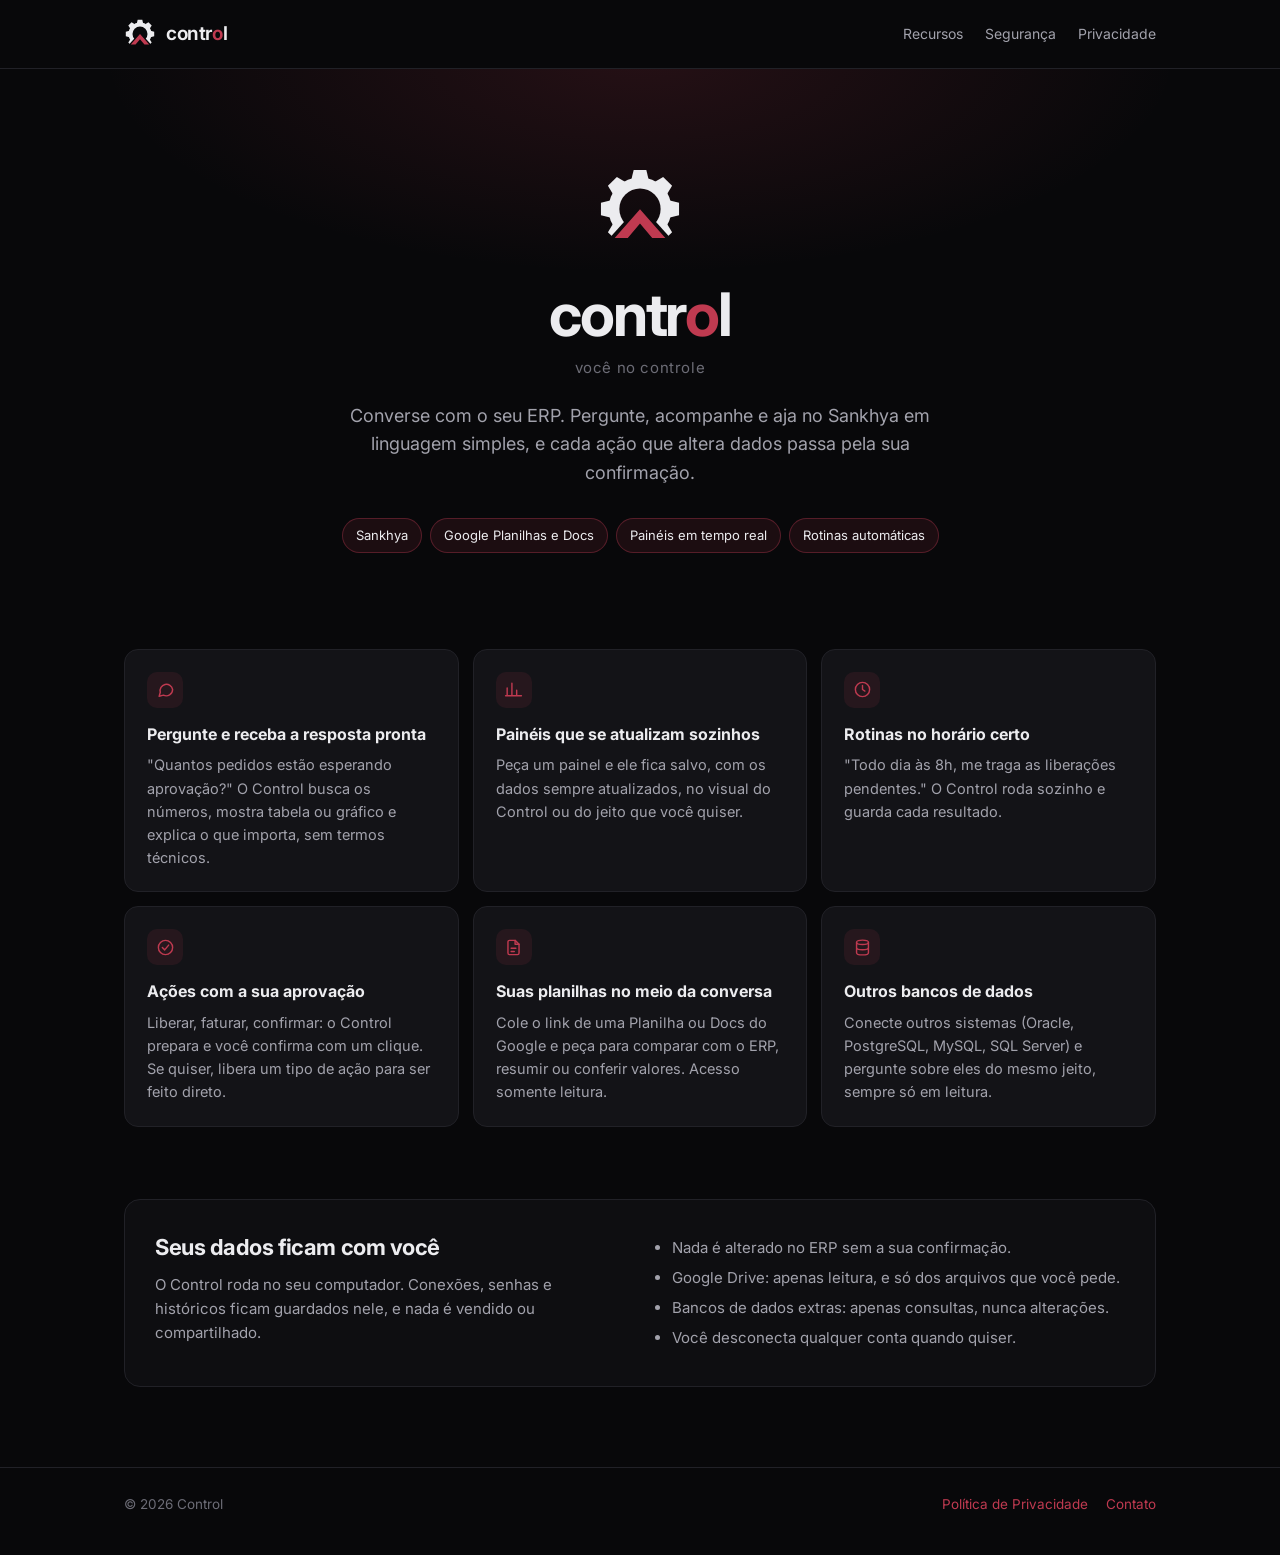
<file: index.html>
<!doctype html>
<html lang="pt-BR">
<head>
<meta charset="utf-8">
<meta name="viewport" content="width=device-width, initial-scale=1">
<title>Control · você no controle</title>
<meta name="description" content="Control: converse com o seu ERP. Pergunte, acompanhe e aja no Sankhya em linguagem simples, com sua confirmação em tudo que altera dados.">
<link rel="icon" type="image/svg+xml" href="favicon.svg">
<link rel="preconnect" href="https://fonts.googleapis.com"><link rel="preconnect" href="https://fonts.gstatic.com" crossorigin>
<link href="https://fonts.googleapis.com/css2?family=Inter:wght@400;500;600;700&display=swap" rel="stylesheet">
<link rel="stylesheet" href="estilo.css">
</head>
<body>
<header class="topo"><div class="wrap">
  <a class="marca" href="./"><img src="logo.svg" alt=""><span>contr<b>o</b>l</span></a>
  <nav><a href="#recursos">Recursos</a><a href="#seguranca">Segurança</a><a href="privacidade.html">Privacidade</a></nav>
</div></header>

<main>
  <section class="hero"><div class="wrap">
    <img src="logo.svg" alt="Logo do Control">
    <h1>contr<b>o</b>l</h1>
    <p class="lema">você no controle</p>
    <p class="sub">Converse com o seu ERP. Pergunte, acompanhe e aja no Sankhya em linguagem simples, e cada ação que altera dados passa pela sua confirmação.</p>
    <div class="chips"><span class="chip">Sankhya</span><span class="chip">Google Planilhas e Docs</span><span class="chip">Painéis em tempo real</span><span class="chip">Rotinas automáticas</span></div>
  </div></section>

  <section class="recursos" id="recursos"><div class="wrap grade">
    <div class="card"><div class="ic"><svg viewBox="0 0 24 24" fill="none" stroke="currentColor" stroke-width="1.8" stroke-linecap="round" stroke-linejoin="round"><path d="M21 12a8 8 0 0 1-11.6 7.1L4 20.5l1.4-5A8 8 0 1 1 21 12Z"/></svg></div>
      <h3>Pergunte e receba a resposta pronta</h3><p>"Quantos pedidos estão esperando aprovação?" O Control busca os números, mostra tabela ou gráfico e explica o que importa, sem termos técnicos.</p></div>
    <div class="card"><div class="ic"><svg viewBox="0 0 24 24" fill="none" stroke="currentColor" stroke-width="1.8" stroke-linecap="round"><path d="M4 20V10M10 20V4M16 20v-7M22 20H2"/></svg></div>
      <h3>Painéis que se atualizam sozinhos</h3><p>Peça um painel e ele fica salvo, com os dados sempre atualizados, no visual do Control ou do jeito que você quiser.</p></div>
    <div class="card"><div class="ic"><svg viewBox="0 0 24 24" fill="none" stroke="currentColor" stroke-width="1.8" stroke-linecap="round" stroke-linejoin="round"><circle cx="12" cy="12" r="9"/><path d="M12 7v5l3 2"/></svg></div>
      <h3>Rotinas no horário certo</h3><p>"Todo dia às 8h, me traga as liberações pendentes." O Control roda sozinho e guarda cada resultado.</p></div>
    <div class="card"><div class="ic"><svg viewBox="0 0 24 24" fill="none" stroke="currentColor" stroke-width="1.8" stroke-linecap="round" stroke-linejoin="round"><circle cx="12" cy="12" r="9"/><path d="m8 12 3 3 5-6"/></svg></div>
      <h3>Ações com a sua aprovação</h3><p>Liberar, faturar, confirmar: o Control prepara e você confirma com um clique. Se quiser, libera um tipo de ação para ser feito direto.</p></div>
    <div class="card"><div class="ic"><svg viewBox="0 0 24 24" fill="none" stroke="currentColor" stroke-width="1.8" stroke-linecap="round" stroke-linejoin="round"><path d="M14 3H7a2 2 0 0 0-2 2v14a2 2 0 0 0 2 2h10a2 2 0 0 0 2-2V8Z"/><path d="M14 3v5h5M9 13h6M9 17h4"/></svg></div>
      <h3>Suas planilhas no meio da conversa</h3><p>Cole o link de uma Planilha ou Docs do Google e peça para comparar com o ERP, resumir ou conferir valores. Acesso somente leitura.</p></div>
    <div class="card"><div class="ic"><svg viewBox="0 0 24 24" fill="none" stroke="currentColor" stroke-width="1.8" stroke-linecap="round" stroke-linejoin="round"><ellipse cx="12" cy="5.5" rx="7.5" ry="2.8"/><path d="M4.5 5.5v13c0 1.5 3.4 2.8 7.5 2.8s7.5-1.3 7.5-2.8v-13M4.5 12c0 1.5 3.4 2.8 7.5 2.8s7.5-1.3 7.5-2.8"/></svg></div>
      <h3>Outros bancos de dados</h3><p>Conecte outros sistemas (Oracle, PostgreSQL, MySQL, SQL Server) e pergunte sobre eles do mesmo jeito, sempre só em leitura.</p></div>
  </div></section>

  <section class="seguranca" id="seguranca"><div class="wrap"><div class="faixa">
    <div><h2>Seus dados ficam com você</h2><p>O Control roda no seu computador. Conexões, senhas e históricos ficam guardados nele, e nada é vendido ou compartilhado.</p></div>
    <ul>
      <li>Nada é alterado no ERP sem a sua confirmação.</li>
      <li>Google Drive: apenas leitura, e só dos arquivos que você pede.</li>
      <li>Bancos de dados extras: apenas consultas, nunca alterações.</li>
      <li>Você desconecta qualquer conta quando quiser.</li>
    </ul>
  </div></div></section>
</main>

<footer><div class="wrap">
  <span>© 2026 Control</span>
  <div class="dir"><a href="privacidade.html">Política de Privacidade</a><a href="https://github.com/luizG-Maifredi/control-site/issues">Contato</a></div>
</div></footer>
</body>
</html>
</file>
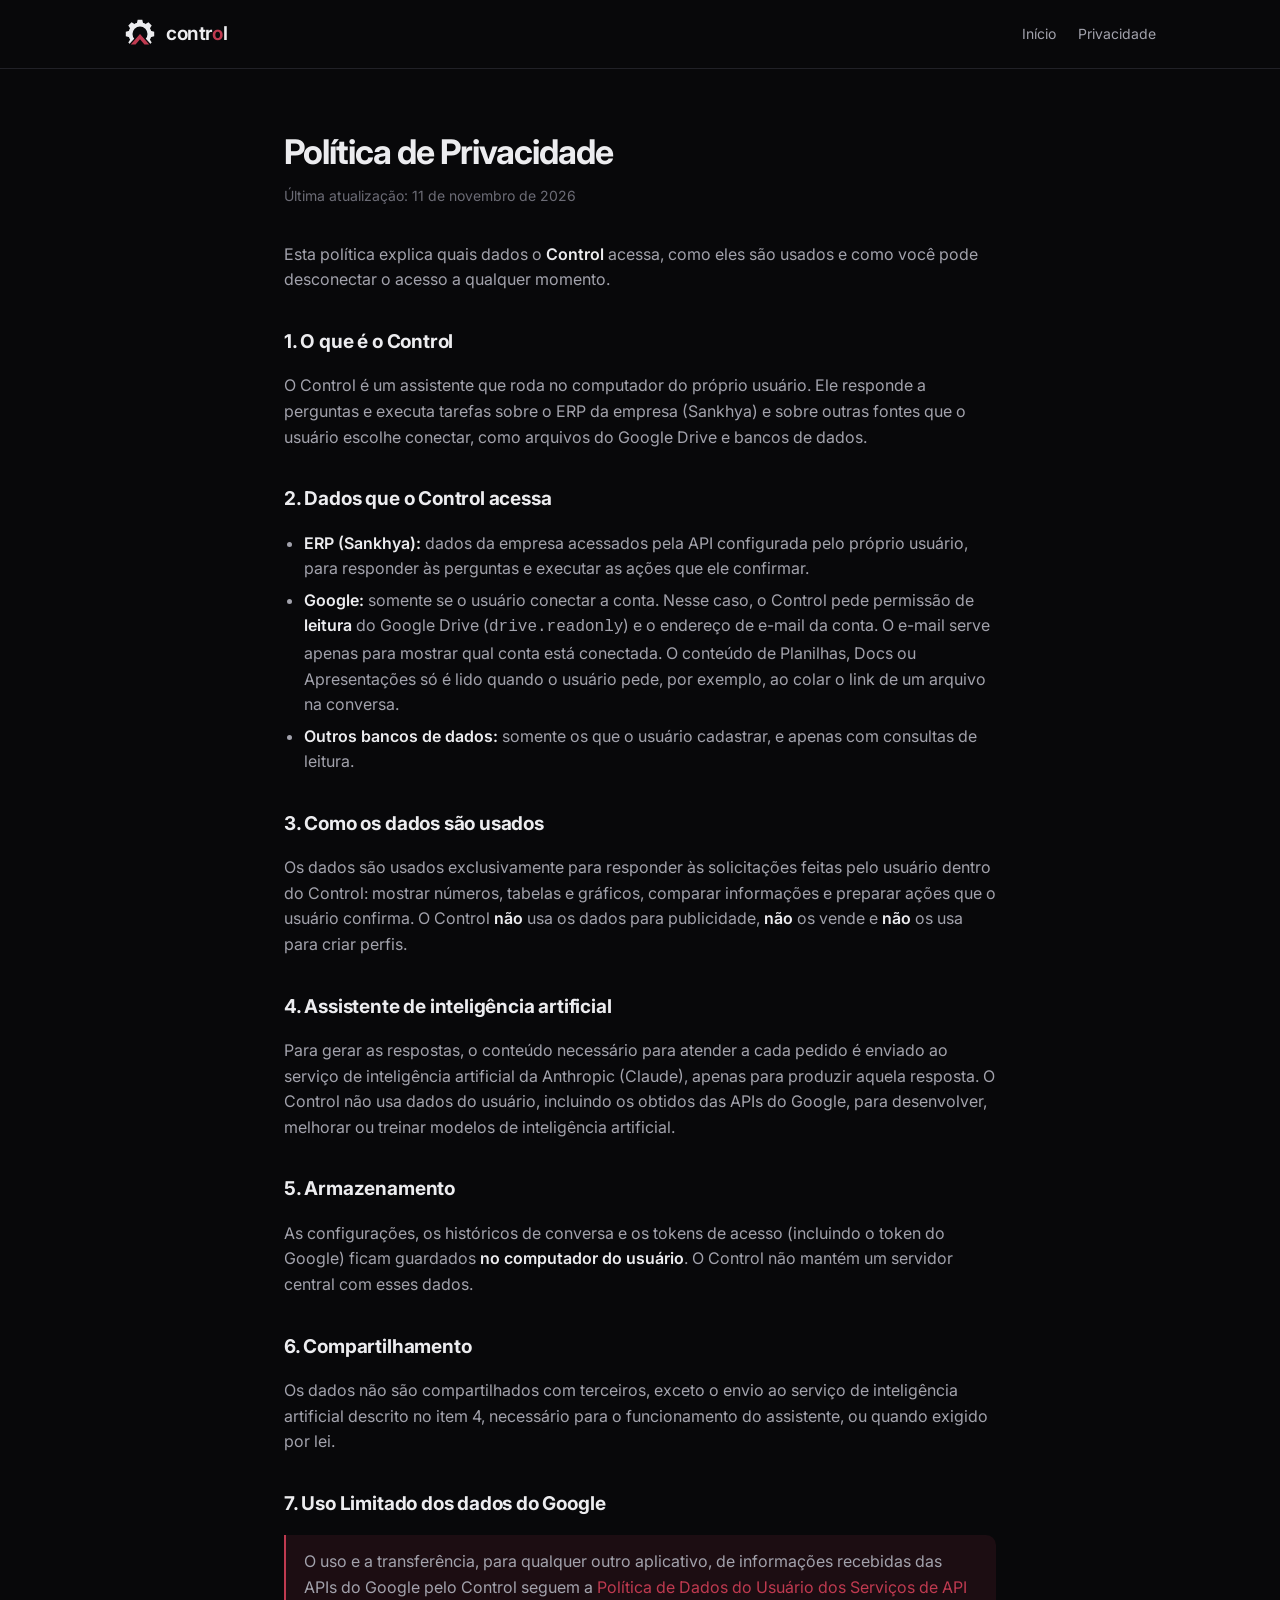
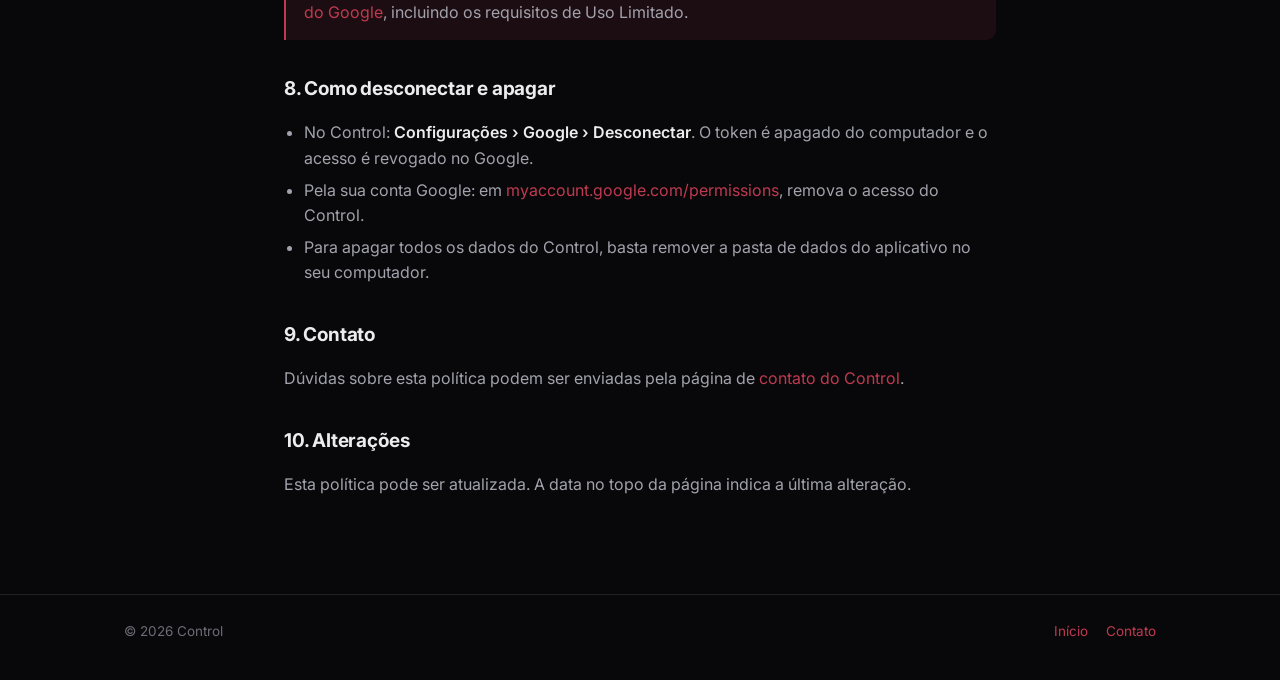
<file: privacidade.html>
<!doctype html>
<html lang="pt-BR">
<head>
<meta charset="utf-8">
<meta name="viewport" content="width=device-width, initial-scale=1">
<title>Política de Privacidade · Control</title>
<meta name="description" content="Como o Control trata os seus dados, incluindo os dados acessados pelas APIs do Google.">
<link rel="icon" type="image/svg+xml" href="favicon.svg">
<link rel="preconnect" href="https://fonts.googleapis.com"><link rel="preconnect" href="https://fonts.gstatic.com" crossorigin>
<link href="https://fonts.googleapis.com/css2?family=Inter:wght@400;500;600;700&display=swap" rel="stylesheet">
<link rel="stylesheet" href="estilo.css">
</head>
<body>
<header class="topo"><div class="wrap">
  <a class="marca" href="./"><img src="logo.svg" alt=""><span>contr<b>o</b>l</span></a>
  <nav><a href="./">Início</a><a href="privacidade.html">Privacidade</a></nav>
</div></header>

<main class="doc">
  <h1>Política de Privacidade</h1>
  <p class="data">Última atualização: 11 de novembro de 2026</p>

  <p>Esta política explica quais dados o <strong>Control</strong> acessa, como eles são usados e como você pode
  desconectar o acesso a qualquer momento.</p>

  <h2>1. O que é o Control</h2>
  <p>O Control é um assistente que roda no computador do próprio usuário. Ele responde a perguntas e executa
  tarefas sobre o ERP da empresa (Sankhya) e sobre outras fontes que o usuário escolhe conectar, como
  arquivos do Google Drive e bancos de dados.</p>

  <h2>2. Dados que o Control acessa</h2>
  <ul>
    <li><strong>ERP (Sankhya):</strong> dados da empresa acessados pela API configurada pelo próprio usuário, para
      responder às perguntas e executar as ações que ele confirmar.</li>
    <li><strong>Google:</strong> somente se o usuário conectar a conta. Nesse caso, o Control pede permissão de
      <strong>leitura</strong> do Google Drive (<code>drive.readonly</code>) e o endereço de e-mail da conta. O
      e-mail serve apenas para mostrar qual conta está conectada. O conteúdo de Planilhas, Docs ou Apresentações
      só é lido quando o usuário pede, por exemplo, ao colar o link de um arquivo na conversa.</li>
    <li><strong>Outros bancos de dados:</strong> somente os que o usuário cadastrar, e apenas com consultas de
      leitura.</li>
  </ul>

  <h2>3. Como os dados são usados</h2>
  <p>Os dados são usados exclusivamente para responder às solicitações feitas pelo usuário dentro do Control:
  mostrar números, tabelas e gráficos, comparar informações e preparar ações que o usuário confirma.
  O Control <strong>não</strong> usa os dados para publicidade, <strong>não</strong> os vende e
  <strong>não</strong> os usa para criar perfis.</p>

  <h2>4. Assistente de inteligência artificial</h2>
  <p>Para gerar as respostas, o conteúdo necessário para atender a cada pedido é enviado ao serviço de
  inteligência artificial da Anthropic (Claude), apenas para produzir aquela resposta. O Control não usa
  dados do usuário, incluindo os obtidos das APIs do Google, para desenvolver, melhorar ou treinar modelos
  de inteligência artificial.</p>

  <h2>5. Armazenamento</h2>
  <p>As configurações, os históricos de conversa e os tokens de acesso (incluindo o token do Google) ficam
  guardados <strong>no computador do usuário</strong>. O Control não mantém um servidor central com esses dados.</p>

  <h2>6. Compartilhamento</h2>
  <p>Os dados não são compartilhados com terceiros, exceto o envio ao serviço de inteligência artificial
  descrito no item 4, necessário para o funcionamento do assistente, ou quando exigido por lei.</p>

  <h2>7. Uso Limitado dos dados do Google</h2>
  <p class="destaque">O uso e a transferência, para qualquer outro aplicativo, de informações recebidas das APIs
  do Google pelo Control seguem a <a href="https://developers.google.com/terms/api-services-user-data-policy"
  target="_blank" rel="noopener">Política de Dados do Usuário dos Serviços de API do Google</a>, incluindo os
  requisitos de Uso Limitado.</p>

  <h2>8. Como desconectar e apagar</h2>
  <ul>
    <li>No Control: <strong>Configurações › Google › Desconectar</strong>. O token é apagado do computador e o
      acesso é revogado no Google.</li>
    <li>Pela sua conta Google: em <a href="https://myaccount.google.com/permissions" target="_blank" rel="noopener">myaccount.google.com/permissions</a>,
      remova o acesso do Control.</li>
    <li>Para apagar todos os dados do Control, basta remover a pasta de dados do aplicativo no seu computador.</li>
  </ul>

  <h2>9. Contato</h2>
  <p>Dúvidas sobre esta política podem ser enviadas pela página de
  <a href="https://github.com/luizG-Maifredi/control-site/issues">contato do Control</a>.</p>

  <h2>10. Alterações</h2>
  <p>Esta política pode ser atualizada. A data no topo da página indica a última alteração.</p>
</main>

<footer><div class="wrap">
  <span>© 2026 Control</span>
  <div class="dir"><a href="./">Início</a><a href="https://github.com/luizG-Maifredi/control-site/issues">Contato</a></div>
</div></footer>
</body>
</html>
</file>
<file: estilo.css>
:root {
  --bg: #08080A;
  --bg-elev: #0E0E11;
  --surface: #131317;
  --border: #212127;
  --border-2: #2D2D35;
  --text: #ECECEF;
  --text-2: #A2A2AC;
  --text-3: #6C6C76;
  --accent: #A3263B;
  --accent-hi: #BF3A50;
  --accent-soft: rgba(191, 58, 80, .11);
  --accent-line: rgba(191, 58, 80, .36);
  color-scheme: dark;
}
* { box-sizing: border-box; }
html, body { margin: 0; }
body { background: var(--bg); color: var(--text); font: 16px/1.6 "Inter", system-ui, -apple-system, "Segoe UI", sans-serif; -webkit-font-smoothing: antialiased; }
a { color: var(--accent-hi); text-decoration: none; }
a:hover { text-decoration: underline; }
.wrap { max-width: 1080px; margin: 0 auto; padding: 0 24px; }

header.topo { border-bottom: 1px solid var(--border); }
header.topo .wrap { display: flex; align-items: center; gap: 12px; height: 68px; }
.marca { display: flex; align-items: center; gap: 10px; color: var(--text); font-weight: 650; font-size: 19px; letter-spacing: -.02em; }
.marca:hover { text-decoration: none; }
.marca img { width: 32px; height: 32px; }
.marca b { color: var(--accent-hi); font-weight: 650; }
header.topo nav { margin-left: auto; display: flex; gap: 22px; font-size: 14px; }
header.topo nav a { color: var(--text-2); }
header.topo nav a:hover { color: var(--text); text-decoration: none; }

.hero { padding: 96px 0 72px; text-align: center; position: relative; overflow: hidden; }
.hero::before { content: ""; position: absolute; inset: -40% -10% auto; height: 520px; pointer-events: none;
  background: radial-gradient(50% 60% at 50% 40%, rgba(191, 58, 80, .16), transparent 70%); }
.hero > * { position: relative; }
.hero img { width: 88px; height: 88px; }
.hero h1 { font-size: clamp(38px, 6vw, 60px); line-height: 1.05; margin: 22px 0 10px; letter-spacing: -.035em; font-weight: 700; }
.hero h1 b { color: var(--accent-hi); font-weight: 700; }
.lema { color: var(--text-3); letter-spacing: .04em; font-size: 15px; margin: 0 0 22px; }
.hero p.sub { max-width: 640px; margin: 0 auto; color: var(--text-2); font-size: 18px; }
.chips { display: flex; flex-wrap: wrap; gap: 8px; justify-content: center; margin-top: 30px; }
.chip { font-size: 13px; padding: 6px 13px; border-radius: 20px; border: 1px solid var(--accent-line); background: var(--accent-soft); color: var(--text); }

section.recursos { padding: 24px 0 72px; }
.grade { display: grid; grid-template-columns: repeat(3, minmax(0, 1fr)); gap: 14px; }
.card { background: var(--surface); border: 1px solid var(--border); border-radius: 14px; padding: 22px; }
.card .ic { width: 36px; height: 36px; border-radius: 10px; display: grid; place-items: center; background: var(--accent-soft); color: var(--accent-hi); margin-bottom: 14px; }
.card .ic svg { width: 19px; height: 19px; }
.card h3 { margin: 0 0 6px; font-size: 16px; }
.card p { margin: 0; color: var(--text-2); font-size: 14.5px; }

section.seguranca { padding: 0 0 80px; }
.faixa { border: 1px solid var(--border); border-radius: 16px; background: var(--bg-elev); padding: 30px; display: grid; grid-template-columns: 1fr 1fr; gap: 28px; }
.faixa h2 { margin: 0 0 8px; font-size: 22px; letter-spacing: -.02em; }
.faixa p { margin: 0; color: var(--text-2); font-size: 15px; }
.faixa ul { margin: 0; padding-left: 18px; color: var(--text-2); font-size: 15px; }
.faixa li { margin: 6px 0; }

footer { border-top: 1px solid var(--border); padding: 26px 0 40px; color: var(--text-3); font-size: 13.5px; }
footer .wrap { display: flex; gap: 18px; flex-wrap: wrap; align-items: center; }
footer .dir { margin-left: auto; display: flex; gap: 18px; }

/* página de texto (privacidade) */
.doc { max-width: 760px; margin: 0 auto; padding: 56px 24px 80px; }
.doc h1 { font-size: 34px; letter-spacing: -.03em; margin: 0 0 6px; }
.doc .data { color: var(--text-3); font-size: 14px; margin: 0 0 34px; }
.doc h2 { font-size: 19px; margin: 34px 0 8px; letter-spacing: -.01em; }
.doc p, .doc li { color: var(--text-2); }
.doc ul { padding-left: 20px; }
.doc li { margin: 6px 0; }
.doc strong { color: var(--text); font-weight: 600; }
.destaque { border-left: 2px solid var(--accent-hi); background: var(--accent-soft); padding: 14px 18px; border-radius: 0 10px 10px 0; color: var(--text); }

@media (max-width: 820px) {
  .grade { grid-template-columns: 1fr; }
  .faixa { grid-template-columns: 1fr; }
  header.topo nav { gap: 14px; }
  .hero { padding: 64px 0 48px; }
}
</file>
